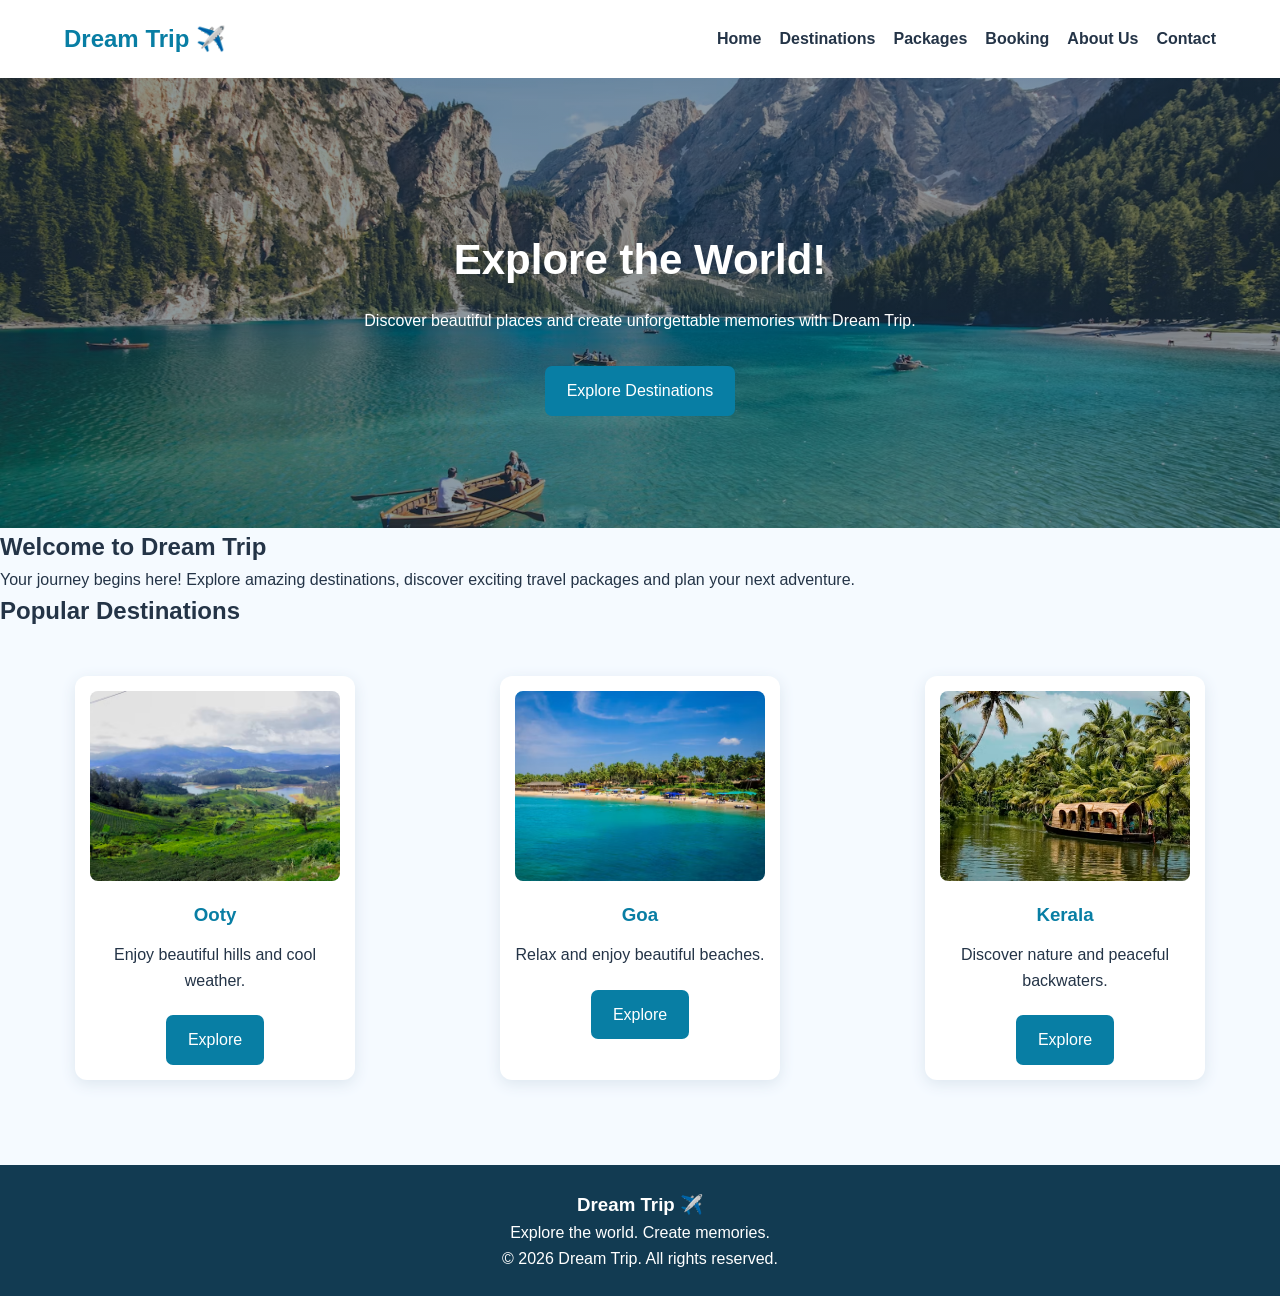
<file: index.html>
<!DOCTYPE html>
<html lang="en">
<head>
    <meta charset="UTF-8">
    <meta name="viewport" content="width=device-width, initial-scale=1.0">
    <title>Dream Trip - Home</title>
    <link rel="stylesheet" href="style.css">
</head>
<body>

    <!-- Navigation -->
    <nav class="navbar">
        <h2>Dream Trip ✈️</h2>

        <ul>
            <li><a href="index.html">Home</a></li>
            <li><a href="destinations.html">Destinations</a></li>
            <li><a href="package.html">Packages</a></li>
            <li><a href="booking.html">Booking</a></li>
            <li><a href="about.html">About Us</a></li>
            <li><a href="contact.html">Contact</a></li>
        </ul>
    </nav>

    <!-- Home Banner -->
    <section class="hero">
        <div class="hero-content">
            <h1>Explore the World!</h1>

            <p>
                Discover beautiful places and create
                unforgettable memories with Dream Trip.
            </p>

            <a href="destinations.html" class="btn">
                Explore Destinations
            </a>
        </div>
    </section>

    <!-- Welcome Section -->
    <section class="welcome">
        <h2>Welcome to Dream Trip</h2>

        <p>
            Your journey begins here!
            Explore amazing destinations, discover exciting
            travel packages and plan your next adventure.
        </p>
    </section>

    <!-- Popular Places -->
    <section class="popular">
        <h2>Popular Destinations</h2>

        <div class="cards">

            <div class="card">
                <img src="ootyimage.avif" alt="Ooty">
                <h3>Ooty</h3>
                <p>Enjoy beautiful hills and cool weather.</p>
                <a href="destinations.html" class="btn">Explore</a>
            </div>

            <div class="card">
                <img src="goaimage.avif" alt="Goa">
                <h3>Goa</h3>
                <p>Relax and enjoy beautiful beaches.</p>
                <a href="destinations.html" class="btn">Explore</a>
            </div>

            <div class="card">
                <img src="ima.avif" alt="Kerala">
                <h3>Kerala</h3>
                <p>Discover nature and peaceful backwaters.</p>
                <a href="destinations.html" class="btn">Explore</a>
            </div>

        </div>
    </section>

    <!-- Footer -->
    <footer>
        <h3>Dream Trip ✈️</h3>
        <p>Explore the world. Create memories.</p>
        <p>&copy; 2026 Dream Trip. All rights reserved.</p>
    </footer>

</body>
</html>
</file>
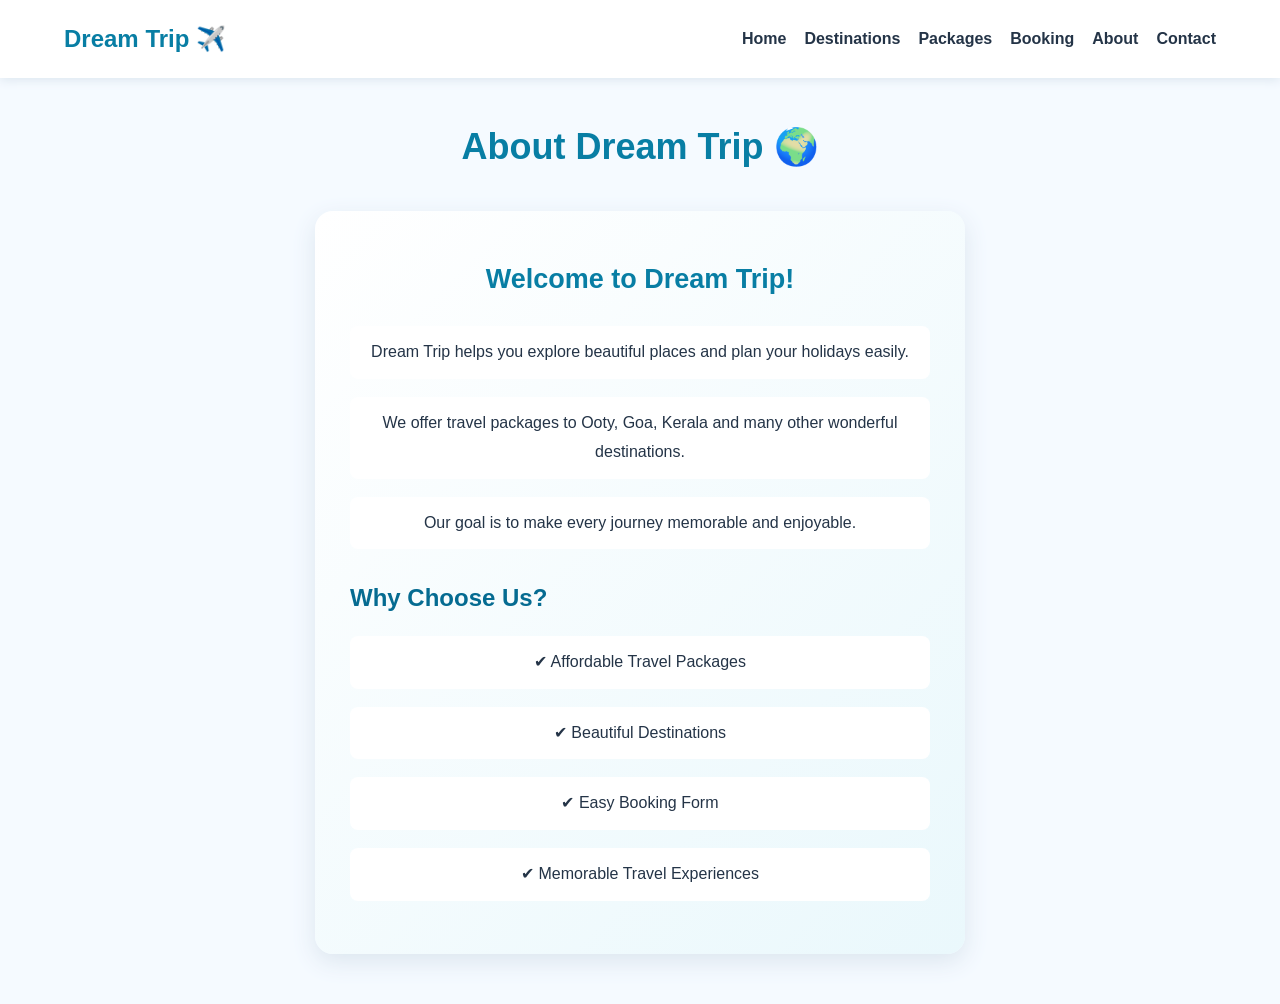
<file: about.html>
<!DOCTYPE html>
<html lang="en">
<head>
    <meta charset="UTF-8">
    <meta name="viewport" content="width=device-width, initial-scale=1.0">
    <title>About Us - Dream Trip</title>
    <link rel="stylesheet" href="style.css">
</head>
<body>

    <nav class="navbar">
        <h2>Dream Trip ✈️</h2>
        <ul>
            <li><a href="index.html">Home</a></li>
            <li><a href="destinations.html">Destinations</a></li>
            <li><a href="package.html">Packages</a></li>
            <li><a href="booking.html">Booking</a></li>
            <li><a href="about.html">About</a></li>
            <li><a href="contact.html">Contact</a></li>
        </ul>
    </nav>

    <h1>About Dream Trip 🌍</h1>

    <div class="card">
        <h2>Welcome to Dream Trip!</h2>

        <p>
            Dream Trip helps you explore beautiful places
            and plan your holidays easily.
        </p>

        <p>
            We offer travel packages to Ooty, Goa, Kerala
            and many other wonderful destinations.
        </p>

        <p>
            Our goal is to make every journey memorable
            and enjoyable.
        </p>

        <h3>Why Choose Us?</h3>

        <p>✔ Affordable Travel Packages</p>
        <p>✔ Beautiful Destinations</p>
        <p>✔ Easy Booking Form</p>
        <p>✔ Memorable Travel Experiences</p>
    </div>

</body>
</html>
</file>
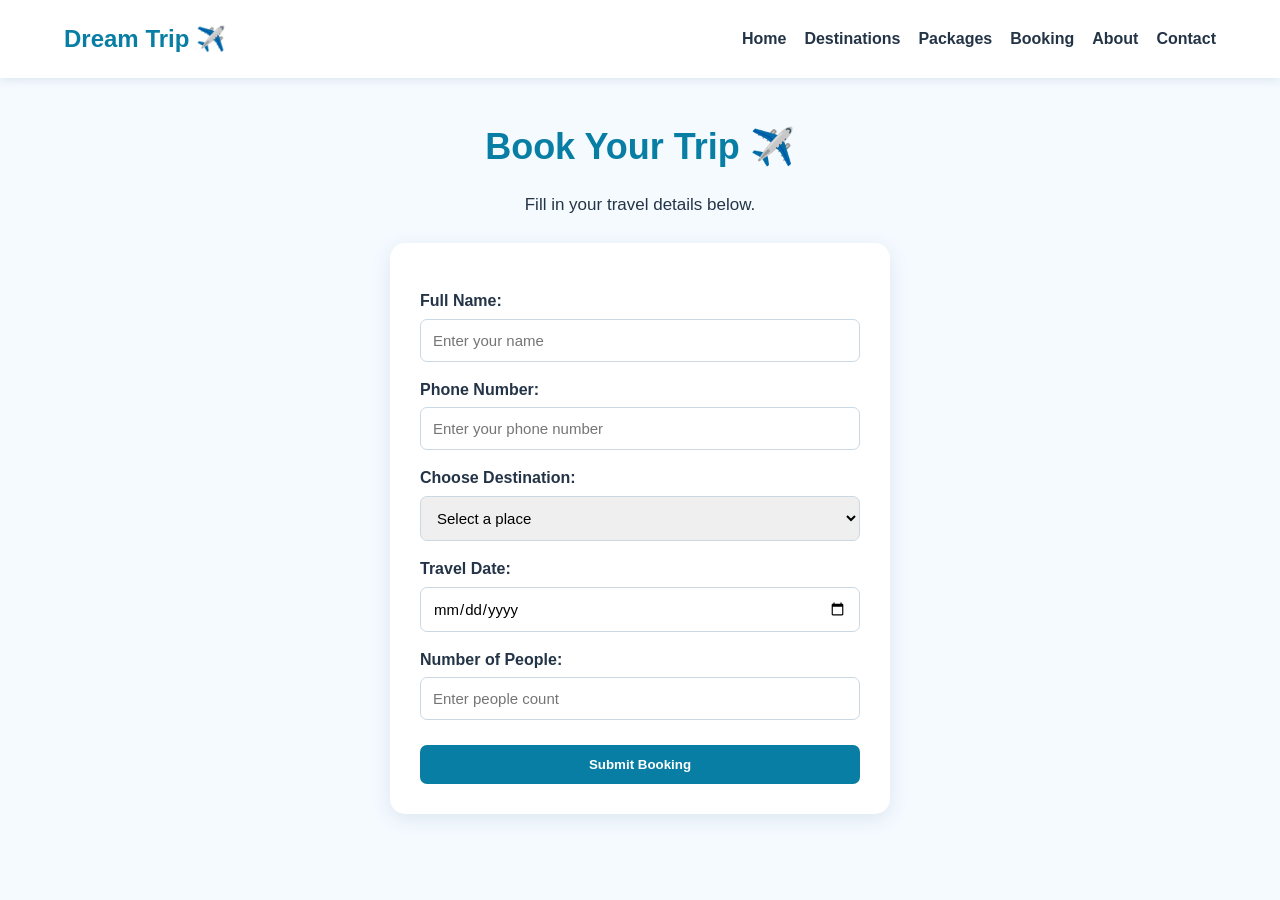
<file: booking.html>
<!DOCTYPE html>
<html lang="en">
<head>
    <meta charset="UTF-8">
    <meta name="viewport" content="width=device-width, initial-scale=1.0">
    <title>Booking - Dream Trip</title>
    <link rel="stylesheet" href="style.css">
</head>
<body>

    <nav class="navbar">
        <h2>Dream Trip ✈️</h2>
        <ul>
            <li><a href="index.html">Home</a></li>
            <li><a href="destinations.html">Destinations</a></li>
            <li><a href="package.html">Packages</a></li>
            <li><a href="booking.html">Booking</a></li>
            <li><a href="about.html">About</a></li>
            <li><a href="contact.html">Contact</a></li>
        </ul>
    </nav>

    <h1>Book Your Trip ✈️</h1>
    <p>Fill in your travel details below.</p>

    <form>
        <label>Full Name:</label>
        <input type="text" placeholder="Enter your name" required>

        <label>Phone Number:</label>
        <input type="tel" placeholder="Enter your phone number"
               pattern="[0-9]{10}" required>

        <label>Choose Destination:</label>
        <select required>
            <option value="">Select a place</option>
            <option>Ooty</option>
            <option>Goa</option>
            <option>Kerala</option>
        </select>

        <label>Travel Date:</label>
        <input type="date" required>

        <label>Number of People:</label>
        <input type="number" min="1" placeholder="Enter people count" required>

        <button type="submit">Submit Booking</button>
    </form>

</body>
</html>
</file>
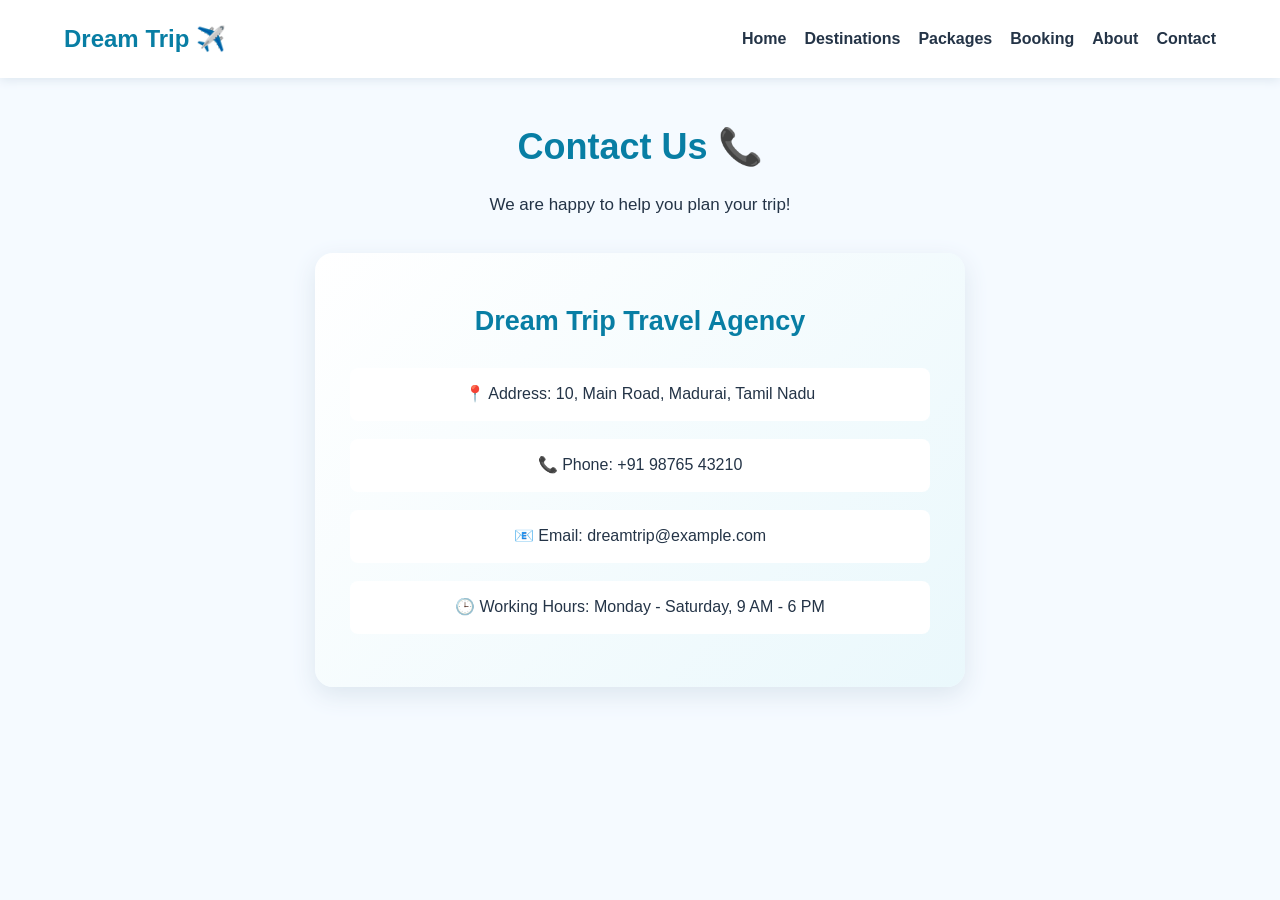
<file: contact.html>
<!DOCTYPE html>
<html lang="en">
<head>
    <meta charset="UTF-8">
    <meta name="viewport" content="width=device-width, initial-scale=1.0">
    <title>Contact Us - Dream Trip</title>
    <link rel="stylesheet" href="style.css">
</head>
<body>

    <nav class="navbar">
        <h2>Dream Trip ✈️</h2>
        <ul>
            <li><a href="index.html">Home</a></li>
            <li><a href="destinations.html">Destinations</a></li>
            <li><a href="package.html">Packages</a></li>
            <li><a href="booking.html">Booking</a></li>
            <li><a href="about.html">About</a></li>
            <li><a href="contact.html">Contact</a></li>
        </ul>
    </nav>

    <h1>Contact Us 📞</h1>
    <p>We are happy to help you plan your trip!</p>

    <div class="card">
        <h2>Dream Trip Travel Agency</h2>

        <p>📍 Address: 10, Main Road, Madurai, Tamil Nadu</p>

        <p>📞 Phone: +91 98765 43210</p>

        <p>📧 Email: dreamtrip@example.com</p>

        <p>🕒 Working Hours: Monday - Saturday, 9 AM - 6 PM</p>
    </div>

</body>
</html>
</file>
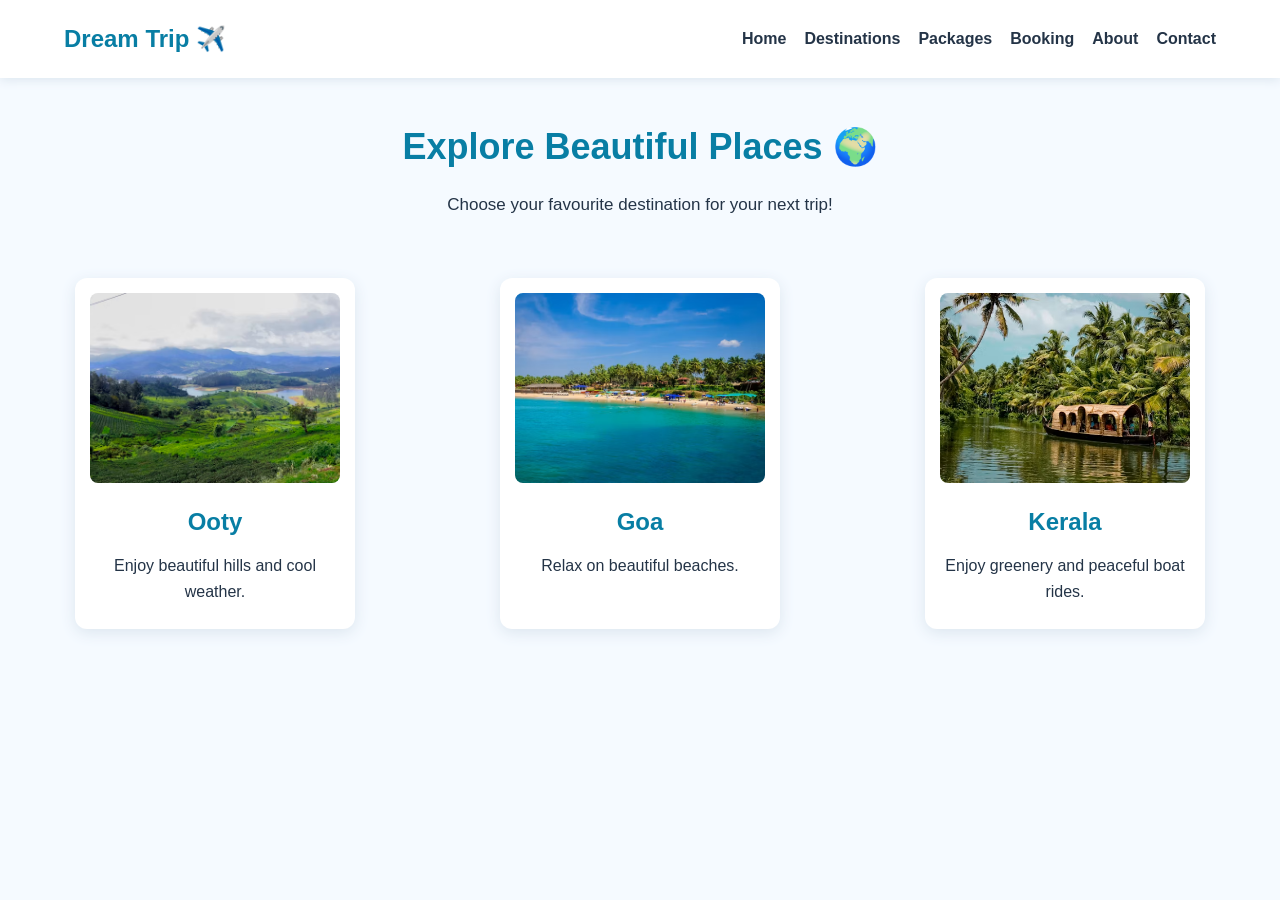
<file: destinations.html>
<!DOCTYPE html>
<html lang="en">
<head>
    <meta charset="UTF-8">
    <meta name="viewport" content="width=device-width, initial-scale=1.0">
    <title>Destinations - Dream Trip</title>
    <link rel="stylesheet" href="style.css">
</head>
<body>

    <nav class="navbar">
        <h2>Dream Trip ✈️</h2>
        <ul>
            <li><a href="index.html">Home</a></li>
            <li><a href="destinations.html">Destinations</a></li>
            <li><a href="package.html">Packages</a></li>
            <li><a href="booking.html">Booking</a></li>
            <li><a href="about.html">About</a></li>
            <li><a href="contact.html">Contact</a></li>
        </ul>
    </nav>

    <h1>Explore Beautiful Places 🌍</h1>
    <p>Choose your favourite destination for your next trip!</p>

    <div class="products">
        <div class="card">
            <img src="ootyimage.avif" alt="Ooty Hills">
            <h2>Ooty</h2>
            <p>Enjoy beautiful hills and cool weather.</p>
        </div>

        <div class="card">
            <img src="goaimage.avif" alt="Goa Beach">
            <h2>Goa</h2>
            <p>Relax on beautiful beaches.</p>
        </div>

        <div class="card">
            <img src="ima.avif" alt="Kerala Backwaters">
            <h2>Kerala</h2>
            <p>Enjoy greenery and peaceful boat rides.</p>
        </div>
    </div>

</body>
</html>
</file>
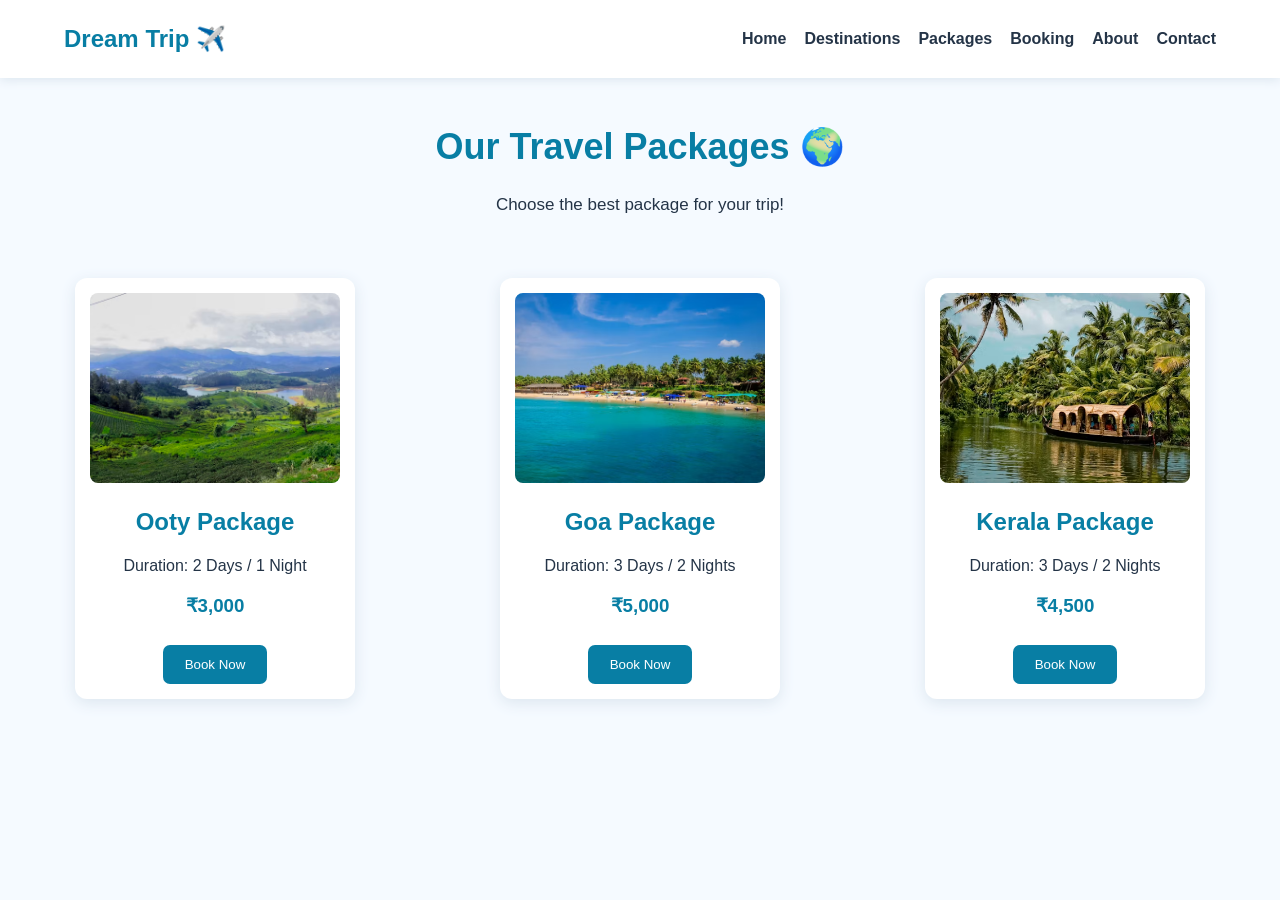
<file: package.html>
<!DOCTYPE html>
<html lang="en">
<head>
    <meta charset="UTF-8">
    <meta name="viewport" content="width=device-width, initial-scale=1.0">
    <title>Travel Packages - Dream Trip</title>
    <link rel="stylesheet" href="style.css">
</head>
<body>

    <nav class="navbar">
        <h2>Dream Trip ✈️</h2>
        <ul>
            <li><a href="index.html">Home</a></li>
            <li><a href="destinations.html">Destinations</a></li>
            <li><a href="package.html">Packages</a></li>
            <li><a href="booking.html">Booking</a></li>
            <li><a href="about.html">About</a></li>
            <li><a href="contact.html">Contact</a></li>
        </ul>
    </nav>

    <h1>Our Travel Packages 🌍</h1>
    <p>Choose the best package for your trip!</p>

    <div class="products">

        <div class="card">
            <img src="ootyimage.avif" alt="Ooty">
            <h2>Ooty Package</h2>
            <p>Duration: 2 Days / 1 Night</p>
            <h3>₹3,000</h3>
            <a href="booking.html">
                <button>Book Now</button>
            </a>
        </div>

        <div class="card">
            <img src="goaimage.avif" alt="Goa">
            <h2>Goa Package</h2>
            <p>Duration: 3 Days / 2 Nights</p>
            <h3>₹5,000</h3>
            <a href="booking.html">
                <button>Book Now</button>
            </a>
        </div>

        <div class="card">
            <img src="ima.avif" alt="Kerala">
            <h2>Kerala Package</h2>
            <p>Duration: 3 Days / 2 Nights</p>
            <h3>₹4,500</h3>
            <a href="booking.html">
                <button>Book Now</button>
            </a>
        </div>

    </div>

</body>
</html>
</file>
<file: style.css>
* {
    margin: 0;
    padding: 0;
    box-sizing: border-box;
    font-family: Arial, sans-serif;
}

body {
    background-color: #f5faff;
    color: #243447;
    line-height: 1.6;
}

h1 {
    text-align: center;
    color: #087ea4;
    margin-top: 35px;
}

body > p {
    text-align: center;
    margin: 15px;
}

/* 2. Navigation Bar */

.navbar {
    background-color: white;
    display: flex;
    justify-content: space-between;
    align-items: center;
    padding: 20px 5%;
    box-shadow: 0 2px 10px #dce6ef;
}

.navbar h2 {
    color: #087ea4;
}

.navbar ul {
    display: flex;
    flex-wrap: wrap;
    gap: 18px;
    list-style: none;
}

.navbar a {
    text-decoration: none;
    color: #243447;
    font-weight: bold;
}

.navbar a:hover {
    color: #08a6c9;
}

/* 3. Images and Cards */

.products,
.cards {
    display: flex;
    justify-content: center;
    flex-wrap: wrap;
    gap: 25px;
    padding: 30px 15px;
}

.card {
    background-color: white;
    width: 280px;
    margin: 15px auto;
    padding: 15px;
    border-radius: 12px;
    text-align: center;
    box-shadow: 0 4px 15px #dce6ef;
    transition: 0.3s;
}

.card:hover {
    transform: translateY(-5px);
}

.card img {
    width: 100%;
    height: 190px;
    object-fit: cover;
    border-radius: 8px;
}

.card h2,
.card h3 {
    color: #087ea4;
    margin: 12px 0;
}

.card p {
    margin: 10px 0;
}

/* 4. Buttons */

button,
.btn {
    display: inline-block;
    background-color: #087ea4;
    color: white;
    padding: 12px 22px;
    border: none;
    border-radius: 7px;
    text-decoration: none;
    cursor: pointer;
    margin-top: 12px;
}

button:hover,
.btn:hover {
    background-color: #056b91;
}

/* 5. Booking Form */

.booking-heading {
    text-align: center;
    margin: 30px 15px;
}

.booking-heading p {
    margin-top: 10px;
}

form {
    width: 90%;
    max-width: 500px;
    margin: 25px auto 50px;
    padding: 30px;
    background-color: white;
    border-radius: 15px;
    box-shadow: 0 5px 20px #dce6ef;
}

form label {
    display: block;
    margin: 15px 0 5px;
    font-weight: bold;
}

form input,
form select {
    width: 100%;
    padding: 12px;
    border: 1px solid #cbd8e2;
    border-radius: 7px;
    font-size: 15px;
}

form input:focus,
form select:focus {
    outline: 2px solid #08a6c9;
}

form button {
    width: 100%;
    font-weight: bold;
    margin-top: 25px;
}

/* 6. Home Page Banner */

.hero {
    min-height: 450px;
    background-image:
        linear-gradient(rgba(0, 30, 55, 0.45),
        rgba(0, 30, 55, 0.45)),
        url("photo-1501785888041-af3ef285b470.avif");
    background-size: cover;
    background-position: center;
    display: flex;
    justify-content: center;
    align-items: center;
    text-align: center;
    color: white;
    padding: 30px;
}

.hero h1 {
    color: white;
    font-size: 42px;
    margin-bottom: 15px;
}

.hero p {
    margin-bottom: 20px;
}

/* 7. Footer */

footer {
    background-color: #123b52;
    color: white;
    text-align: center;
    padding: 25px;
    margin-top: 40px;
}

/* 8. Mobile Screen */

@media (max-width: 768px) {
    .navbar {
        flex-direction: column;
        gap: 15px;
    }

    .navbar ul {
        justify-content: center;
        gap: 12px;
    }

    .navbar ul li a {
        font-size: 14px;
    }

    .hero h1 {
        font-size: 30px;
    }

    .card {
        width: 100%;
        max-width: 350px;
    }

    form {
        padding: 20px;
    }
}

/* About Page Design */

body {
    background-color: #f5faff;
    color: #243447;
}

/* About Heading */

body > h1 {
    text-align: center;
    color: #087ea4;
    font-size: 36px;
    margin: 40px 0 25px;
}

/* About Card */

body > .card {
    max-width: 800px;
    width: 90%;
    margin: 0 auto 50px;
    padding: 40px;
    background: linear-gradient(135deg, #ffffff, #eaf8fc);
    border-radius: 18px;
    box-shadow: 0 8px 25px #dce6ef;
    text-align: center;
}

/* Card Heading */

body > .card h2 {
    color: #087ea4;
    font-size: 30px;
    margin-bottom: 20px;
}

body > .card h3 {
    color: #056b91;
    font-size: 24px;
    margin: 30px 0 15px;
}

/* Paragraph Design */

body > .card p {
    font-size: 17px;
    line-height: 1.8;
    margin: 12px 0;
}

/* Mobile Responsive */

@media (max-width: 768px) {
    body > h1 {
        font-size: 28px;
    }

    body > .card {
        padding: 25px 18px;
    }

    body > .card h2 {
        font-size: 24px;
    }

    body > .card p {
        font-size: 15px;
    }
}

/* Contact Page Design */

body {
    background-color: #f5faff;
    color: #243447;
}

body > h1 {
    text-align: center;
    color: #087ea4;
    font-size: 36px;
    margin: 40px 0 15px;
}

body > p {
    text-align: center;
    font-size: 17px;
    margin: 15px;
}

/* Contact Card */

body > .card {
    width: 90%;
    max-width: 650px;
    margin: 35px auto 50px;
    padding: 35px;
    background: linear-gradient(135deg, #ffffff, #eaf8fc);
    border-radius: 18px;
    box-shadow: 0 8px 25px #dce6ef;
    text-align: left;
}

body > .card h2 {
    color: #087ea4;
    text-align: center;
    font-size: 27px;
    margin-bottom: 25px;
}

body > .card p {
    font-size: 16px;
    line-height: 1.8;
    margin: 18px 0;
    padding: 12px;
    background-color: white;
    border-radius: 8px;
    text-align: center;
}

/* Mobile Design */

@media (max-width: 768px) {
    body > h1 {
        font-size: 28px;
    }

    body > .card {
        padding: 20px;
    }

    body > .card h2 {
        font-size: 22px;
    }
}
</file>
